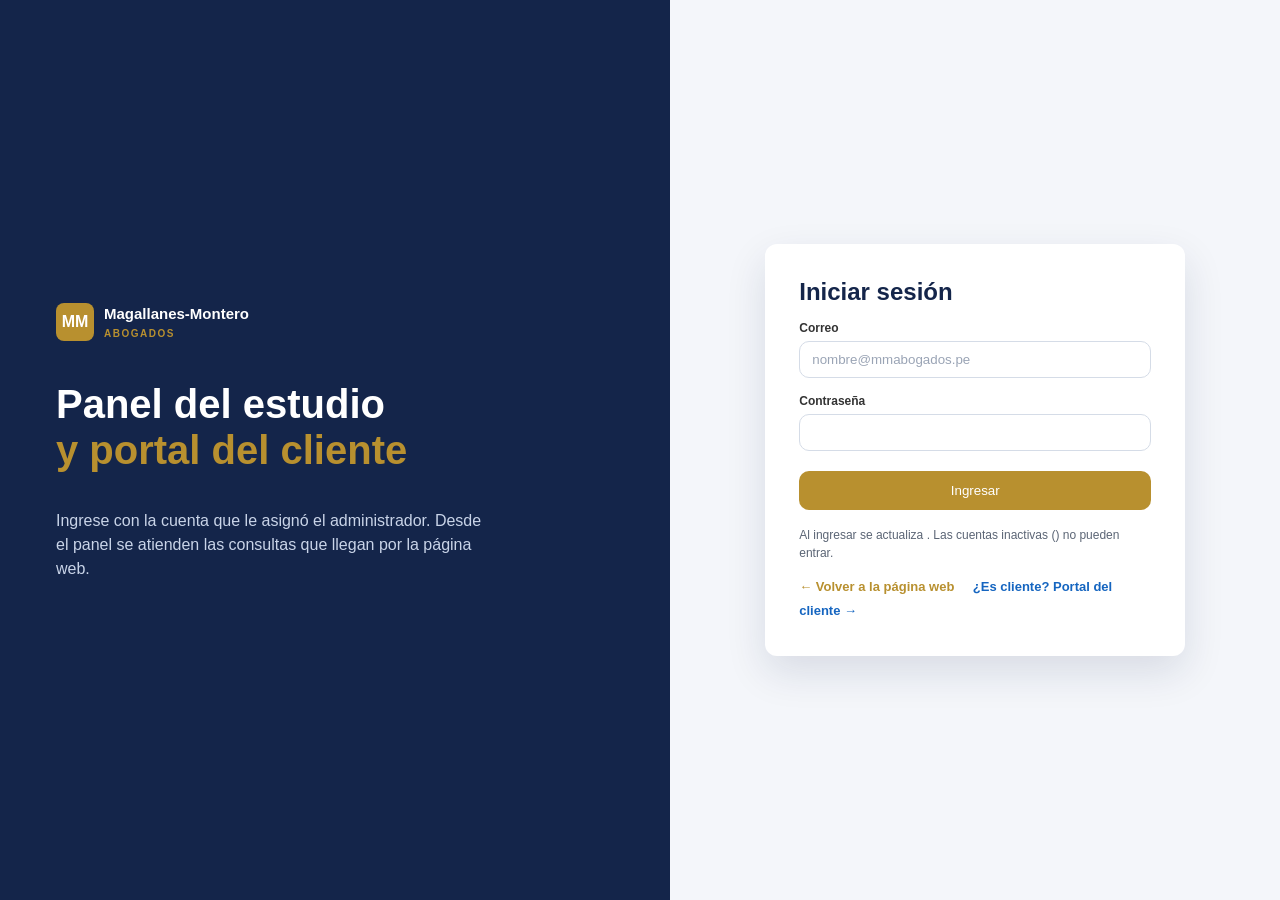
<file: 8_Web_Landing_Panel/magallanes-web/src/main/resources/static/panel/login.html>
<!DOCTYPE html>
<html lang="es">
<head>
  <meta charset="UTF-8"><meta name="viewport" content="width=device-width, initial-scale=1">
  <title>Panel del estudio · Iniciar sesión</title>
  <link rel="stylesheet" href="../css/estilos.css"><link rel="stylesheet" href="../css/panel.css">
  <script src="../js/bd.js"></script>
</head>
<body class="panel">
<div class="login-fondo">
  <section class="login-izq">
    <a class="logo" href="../index.html"><span class="logo-mm">MM</span><span><b>Magallanes-Montero</b><small>ABOGADOS</small></span></a>
    <h1 style="margin-top:40px">Panel del estudio<br><span style="color:var(--gold)">y portal del cliente</span></h1>
    <p>Ingrese con la cuenta que le asignó el administrador. Desde el panel se atienden las consultas que llegan por la página web.</p>
  </section>
  <section class="login-der">
    <form class="login-caja" id="form-login" novalidate>
      <h2>Iniciar sesión</h2>
      <small class="solo-tec" style="color:var(--muted)">W02 · se valida contra la tabla USUARIO</small>
      <div class="campo"><label for="email">Correo</label><input id="email" type="email" autocomplete="username" placeholder="nombre@mmabogados.pe"><span class="bd">usuario.email</span></div>
      <div class="campo"><label for="contrasena">Contraseña</label><input id="contrasena" type="password" autocomplete="current-password"><span class="bd">usuario.contrasena_hash (BCrypt)</span></div>
      <div class="alerta" id="alerta"></div>
      <button class="btn btn-oro" type="submit" id="btn">Ingresar</button>
      <p style="font-size:12px;color:var(--muted);margin-top:16px">Al ingresar se actualiza <span class="bd">usuario.ultimo_acceso</span>. Las cuentas inactivas (<span class="bd">usuario.activo = 0</span>) no pueden entrar.</p>
      <a href="../index.html" style="font-size:13px;color:var(--gold);font-weight:700">← Volver a la página web</a>
      <a href="../portal/index.html" style="font-size:13px;color:var(--azul);font-weight:700;margin-left:14px">¿Es cliente? Portal del cliente →</a>
      <div class="cuentas-prueba bd-bloque">
        <b>Cuentas de prueba por rol</b> <small>(clic para llenar)</small>
        <button type="button" data-u="gabriela.montero@mmabogados.pe" data-c="Gerencia2026!">Gerencia · Gabriela Montero</button>
        <button type="button" data-u="hector.magallanes@mmabogados.pe" data-c="Abogado2026!">Abogado · Héctor Magallanes</button>
        <button type="button" data-u="karen.paredes@mmabogados.pe" data-c="Secretaria2026!">Secretaría · Karen Paredes</button>
        <button type="button" data-u="miguel.rojas@mmabogados.pe" data-c="Practicante2026!">Practicante · Miguel Rojas</button>
        <span class="bd">el rol sale de empleado.cargo · sql/05_roles_contrasenas_de_prueba.sql</span>
      </div>
    </form>
  </section>
</div>
<script>
const $ = (id) => document.getElementById(id);
document.querySelectorAll(".cuentas-prueba button").forEach((b) => b.addEventListener("click", () => { $("email").value = b.dataset.u; $("contrasena").value = b.dataset.c; }));
$("form-login").addEventListener("submit", async (e) => {
  e.preventDefault();
  const a = $("alerta"); a.className = "alerta";
  const b = $("btn"); b.disabled = true; b.textContent = "Validando…";
  try {
    const r = await fetch("../api/auth/login", { method: "POST", headers: { "Content-Type": "application/json" },
      body: JSON.stringify({ email: $("email").value.trim(), contrasena: $("contrasena").value }) });
    const d = await r.json().catch(() => ({}));
    if (!r.ok) throw new Error(d.error || "No se pudo iniciar sesión");
    location.href = "inicio.html";
  } catch (err) {
    a.className = "alerta mal"; a.textContent = err.message;
    b.disabled = false; b.textContent = "Ingresar";
  }
});
</script>
</body>
</html>
</file>
<file: 8_Web_Landing_Panel/magallanes-web/src/main/resources/static/css/estilos.css>
/* ==========================================================
   Magallanes-Montero Abogados · azul marino y dorado
   ========================================================== */
:root {
  --navy: #14254A; --navy-2: #1F3864; --navy-3: #2C4A7C;
  --gold: #B8902F; --gold-2: #9E7A25; --gold-claro: #F3E3B8;
  --crema: #F6F1E7; --fondo: #F4F6FA; --texto: #1E2433; --muted: #5B6575; --linea: #DDE3EC;
  --verde: #2E7D32; --rojo: #C62828; --azul: #1565C0; --morado: #6A1B9A;
  --radio: 12px;
}
* { box-sizing: border-box; }
[hidden] { display: none !important; }
html { scroll-behavior: smooth; }
body { margin: 0; font-family: "Inter", "Segoe UI", Arial, sans-serif; color: var(--texto); background: #fff; line-height: 1.5; }
a { color: inherit; text-decoration: none; }
.contenedor { width: min(1200px, 100% - 32px); margin-inline: auto; }
h1, h2, h3 { line-height: 1.15; margin: 0 0 .5em; }
.etiqueta-seccion { color: var(--gold); font-size: 12px; font-weight: 800; letter-spacing: .12em; text-transform: uppercase; }

/* Etiqueta morada tabla.columna (igual que en Figma) */
.bd { display: inline-block; font: 11px/1.6 Consolas, "Courier New", monospace; color: var(--morado); background: #F1E8FA;
      border-radius: 4px; padding: 0 6px; margin-top: 4px; max-width: 100%; overflow-wrap: anywhere; }
.sin-bd .bd, .sin-bd .bd-bloque, .sin-bd .bd-traza, .sin-bd .solo-tec { display: none !important; }
/* Textos dobles: .solo-tec = versión técnica (códigos P1/T1/W04, tablas) · .solo-cli = versión para el cliente */
html:not(.sin-bd) .solo-cli { display: none !important; }

/* Botones */
.btn { display: inline-flex; align-items: center; justify-content: center; gap: 8px; border: 0; border-radius: 8px; padding: 12px 22px;
       font: 700 14px/1 inherit; cursor: pointer; transition: background .15s, transform .1s; }
.btn:active { transform: translateY(1px); }
.btn-oro { background: var(--gold); color: #fff; }
.btn-oro:hover { background: var(--gold-2); }
.btn-borde { background: transparent; color: var(--gold-claro); border: 1.5px solid var(--gold); }
.btn-borde:hover { background: rgba(184,144,47,.12); }
.btn-navy { background: var(--navy); color: #fff; }
.btn-navy:hover { background: var(--navy-3); }
.btn-sec { background: #fff; color: var(--navy-2); border: 1.5px solid var(--navy-2); }
.btn:disabled { opacity: .55; cursor: not-allowed; }

/* ---------------- Encabezado ---------------- */
.cabecera { background: var(--navy); position: sticky; top: 0; z-index: 20; }
.cabecera .contenedor { display: flex; align-items: center; gap: 24px; height: 72px; }
.logo { display: flex; align-items: center; gap: 10px; color: #fff; }
.logo-mm { width: 38px; height: 38px; border-radius: 8px; background: var(--gold); display: grid; place-items: center; font-weight: 800; color: #fff; }
.logo b { display: block; font-size: 15px; } .logo small { display: block; color: var(--gold); font-size: 10px; letter-spacing: .15em; font-weight: 700; }
.menu { display: flex; gap: 26px; margin-left: auto; }
.menu a { color: #DCE3EE; font-size: 14px; } .menu a:hover { color: #fff; }
.candado { width: 40px; height: 40px; border-radius: 50%; border: 1.5px solid var(--gold); display: grid; place-items: center; position: relative; }
.candado svg { width: 18px; height: 18px; fill: none; stroke: var(--gold); stroke-width: 2; }
.candado:hover { background: rgba(184,144,47,.15); }
.candado .tip { position: absolute; top: 48px; right: 0; background: #fff; color: var(--navy); font-size: 12px; font-weight: 700; padding: 6px 10px;
                border-radius: 6px; white-space: nowrap; box-shadow: 0 4px 14px rgba(0,0,0,.18); opacity: 0; pointer-events: none; transition: .15s; }
.candado:hover .tip { opacity: 1; }

/* ---------------- Hero ---------------- */
.hero { background: var(--navy); color: #fff; padding: 64px 0 80px; }
.hero .contenedor { display: grid; grid-template-columns: 1.35fr 1fr; gap: 48px; align-items: center; }
.hero h1 { font-size: clamp(34px, 5vw, 54px); border-left: 5px solid var(--gold); padding-left: 24px; }
.hero h1 span { color: var(--gold); }
.hero p { color: #C9D4E8; font-size: 17px; max-width: 620px; }
.hero .acciones { display: flex; gap: 14px; margin: 28px 0 36px; flex-wrap: wrap; }
.cifras { display: flex; gap: 48px; border-top: 1px solid #2E4470; padding-top: 22px; flex-wrap: wrap; }
.cifras b { display: block; font-size: 32px; color: var(--gold); } .cifras span { color: #C9D4E8; font-size: 13px; }
.urgencia { background: #fff; color: var(--texto); border-radius: var(--radio); padding: 28px; box-shadow: 0 20px 50px rgba(0,0,0,.25); }
.urgencia h3 { color: var(--navy); font-size: 20px; } .urgencia small { color: var(--muted); }
.urgencia ul { list-style: none; padding: 0; margin: 18px 0 22px; display: grid; gap: 14px; }
.urgencia li { display: flex; gap: 10px; align-items: center; font-size: 14px; }
.urgencia li::before { content: "✓"; width: 22px; height: 22px; border-radius: 50%; background: var(--gold); color: #fff; display: grid; place-items: center; font-size: 12px; flex: none; }
.urgencia .btn { width: 100%; }

/* ---------------- Secciones ---------------- */
.seccion { padding: 72px 0; }
.titulo-centro { text-align: center; margin-bottom: 36px; } .titulo-centro h2 { font-size: 34px; color: var(--navy); }
.grid-areas { display: grid; grid-template-columns: repeat(3, 1fr); gap: 20px; }
.area { border: 1px solid var(--linea); border-top: 4px solid var(--gold); border-radius: var(--radio); padding: 22px; transition: .15s; }
.area:hover { box-shadow: 0 10px 28px rgba(20,37,74,.1); transform: translateY(-2px); }
.area .inicial { width: 36px; height: 36px; border-radius: 50%; background: var(--crema); color: var(--gold); display: grid; place-items: center; font-weight: 800; float: left; margin-right: 12px; }
.area h3 { color: var(--navy); font-size: 18px; margin-top: 6px; } .area p { clear: both; color: var(--muted); font-size: 14px; margin: 14px 0 10px; }
.area a { color: var(--gold); font-weight: 700; font-size: 14px; cursor: pointer; }

.pasos-fondo { background: var(--crema); }
.pasos { display: grid; grid-template-columns: repeat(4, 1fr); gap: 20px; }
.paso .num { width: 46px; height: 46px; border-radius: 50%; background: var(--navy); color: #fff; display: grid; place-items: center; font-weight: 800; margin-bottom: 14px; }
.paso h3 { color: var(--navy); font-size: 18px; margin: 0 0 4px; } .paso p { color: var(--muted); font-size: 14px; margin: 0; }

.grid-socios { display: grid; grid-template-columns: repeat(3, 1fr); gap: 20px; }
.socio { border: 1px solid var(--linea); border-radius: var(--radio); padding: 22px; display: grid; grid-template-columns: 64px 1fr; gap: 14px; align-items: center; }
.socio .av { width: 64px; height: 64px; border-radius: 50%; background: var(--navy); color: var(--gold); display: grid; place-items: center; font-weight: 800; font-size: 20px; }
.socio b { color: var(--navy); } .socio small { color: var(--muted); display: block; }
.socio .col { grid-column: 1 / -1; font-size: 13px; }

/* ---------------- Formulario ---------------- */
.contacto { background: var(--navy); color: #fff; }
.contacto .contenedor { display: grid; grid-template-columns: .85fr 1.15fr; gap: 48px; align-items: start; }
.contacto h2 { font-size: 38px; } .contacto h2 span { color: var(--gold); } .contacto p { color: #C9D4E8; }
.dato { display: flex; gap: 12px; margin: 18px 0; } .dato i { width: 10px; height: 10px; margin-top: 6px; border-radius: 50%; background: var(--gold); box-shadow: 0 0 0 7px #23365F; flex: none; }
.dato small { color: var(--gold); font-weight: 700; display: block; font-size: 12px; } .dato span { color: #fff; font-size: 14px; }
.caja-registro { background: #1C3160; border-radius: 10px; padding: 18px; margin-top: 28px; font-size: 13px; color: #C9D4E8; }
.caja-registro b { color: var(--gold); display: block; margin-bottom: 6px; }
.form-tarjeta { background: #fff; color: var(--texto); border-radius: var(--radio); border-top: 5px solid var(--gold); padding: 28px; box-shadow: 0 20px 50px rgba(0,0,0,.25); }
.form-tarjeta h3 { color: var(--navy); font-size: 20px; margin: 0; } .form-tarjeta > small { color: var(--muted); }
.fila { display: grid; gap: 14px; grid-template-columns: 1fr 1fr; margin-top: 14px; }
.fila.f3 { grid-template-columns: 130px 1fr 1fr; } .fila.f1 { grid-template-columns: 1fr; }
.campo label { display: block; font-size: 12px; font-weight: 700; color: #333; margin-bottom: 4px; }
.campo input, .campo select, .campo textarea { width: 100%; padding: 10px 12px; border: 1.5px solid var(--linea); border-radius: 8px; font: 14px inherit; color: var(--texto); background: #fff; }
.campo textarea { min-height: 92px; resize: vertical; }
.campo input:focus, .campo select:focus, .campo textarea:focus { outline: none; border-color: var(--gold); box-shadow: 0 0 0 3px rgba(184,144,47,.18); }
.campo.error input, .campo.error select, .campo.error textarea { border-color: var(--rojo); }
.campo .msg { color: var(--rojo); font-size: 12px; display: none; } .campo.error .msg { display: block; }
.contador { float: right; color: var(--muted); font-size: 11px; font-weight: 400; }
.radios { display: flex; gap: 18px; font-size: 14px; margin-top: 4px; flex-wrap: wrap; }
.campo .radios label { display: inline-flex; align-items: center; gap: 6px; font-size: 14px; font-weight: 400; color: var(--texto); margin: 0; cursor: pointer; }
.radios input { accent-color: var(--gold); width: 16px; height: 16px; margin: 0; }
.check { display: flex; gap: 10px; align-items: flex-start; font-size: 14px; margin-top: 14px; }
.check input { margin-top: 3px; width: 16px; height: 16px; accent-color: var(--gold); }
.form-tarjeta .btn { width: 100%; margin-top: 18px; padding: 14px; }
.nota-form { text-align: center; color: var(--muted); font-size: 12px; margin-top: 8px; }
.alerta { border-radius: 8px; padding: 12px 14px; margin-top: 14px; font-size: 14px; display: none; }
.alerta.ok { display: block; background: #E8F5E9; color: var(--verde); border: 1px solid #A5D6A7; }
.alerta.mal { display: block; background: #FFEBEE; color: var(--rojo); border: 1px solid #EF9A9A; }
.exito { text-align: center; padding: 18px 0 6px; }
.exito .circulo { width: 64px; height: 64px; border-radius: 50%; background: #E8F5E9; color: var(--verde); display: grid; place-items: center; font-size: 30px; margin: 0 auto 12px; }
.exito h3 { color: var(--navy); }
.traza { text-align: left; background: var(--fondo); border-radius: 8px; padding: 12px 14px; font: 12.5px/1.7 Consolas, monospace; margin: 14px 0; }
.traza b { color: var(--verde); }

/* ---------------- Satisfacción y pie ---------------- */
.satisf { background: var(--crema); border-radius: var(--radio); padding: 26px 32px; display: flex; align-items: center; gap: 28px; flex-wrap: wrap; }
.satisf b { font-size: 40px; color: var(--navy); } .estrellas { color: var(--gold); font-size: 24px; letter-spacing: 3px; }
.satisf p { margin: 0; color: var(--muted); font-size: 14px; flex-basis: 100%; }
.pie { background: var(--navy); color: #C9D4E8; padding: 48px 0 24px; font-size: 14px; }
.pie .contenedor { display: grid; grid-template-columns: 1.5fr 1fr 1fr 1fr auto; gap: 28px; }
.pie h4 { color: var(--gold); margin: 0 0 10px; font-size: 14px; } .pie a { display: block; margin: 6px 0; }
.pie .final { grid-column: 1 / -1; border-top: 1px solid #2E4470; padding-top: 18px; font-size: 12px; color: #8EA2C7; }
.btn-panel { border: 1.5px solid var(--gold); color: var(--gold); border-radius: 8px; padding: 10px 16px; display: inline-flex !important; gap: 8px; align-items: center; font-weight: 700; }
.wsp { position: fixed; right: 22px; bottom: 22px; width: 56px; height: 56px; border-radius: 50%; background: var(--gold); color: #fff; display: grid; place-items: center; font-size: 26px; box-shadow: 0 8px 20px rgba(0,0,0,.25); z-index: 30; }
.toggle-bd { position: fixed; right: 92px; bottom: 26px; z-index: 30; background: #fff; color: var(--morado); border: 2px solid var(--morado); border-radius: 20px; padding: 8px 14px; font: 700 12px/1 "Segoe UI", Arial, sans-serif; cursor: pointer; box-shadow: 0 6px 16px rgba(0,0,0,.18); }
.toggle-bd.activo { background: var(--morado); color: #fff; }
body.panel .toggle-bd { right: 24px; }

@media (max-width: 900px) {
  .hero .contenedor, .contacto .contenedor { grid-template-columns: 1fr; }
  .grid-areas, .grid-socios { grid-template-columns: 1fr 1fr; } .pasos { grid-template-columns: 1fr 1fr; }
  .menu { display: none; } .pie .contenedor { grid-template-columns: 1fr 1fr; }
}
@media (max-width: 560px) { .grid-areas, .grid-socios, .pasos, .fila, .fila.f3 { grid-template-columns: 1fr; } }
</file>
<file: 8_Web_Landing_Panel/magallanes-web/src/main/resources/static/css/panel.css>
/* Panel administrativo (W02, W04, W06) */
body.panel { background: var(--fondo); }
.app { display: grid; grid-template-columns: 250px 1fr; min-height: 100vh; }
.lateral { background: var(--navy-2); color: #DCE3EE; padding: 20px 14px; display: flex; flex-direction: column; gap: 6px; position: sticky; top: 0; height: 100vh; }
.lateral .logo { margin-bottom: 22px; }
.lateral button.item { background: transparent; border: 0; color: #DCE3EE; text-align: left; padding: 10px 12px; border-radius: 8px; font: 14px inherit; cursor: pointer; }
.lateral button.item:hover { background: var(--navy-3); }
.lateral button.item.activo { background: var(--gold); color: #fff; font-weight: 700; }
.lateral .relleno { flex: 1; }
.usuario { border-top: 1px solid #34507F; padding-top: 14px; font-size: 13px; }
.usuario b { color: #fff; display: block; } .usuario small { color: var(--gold); font-weight: 700; }
.usuario button { margin-top: 10px; width: 100%; }
.principal { padding: 26px 30px; min-width: 0; }
.titulo-pantalla h1 { color: var(--navy); font-size: 24px; margin: 0; } .titulo-pantalla p { color: var(--muted); margin: 4px 0 10px; }
.chips { display: flex; gap: 6px; flex-wrap: wrap; align-items: center; font-size: 11px; font-weight: 800; }
.chip { border-radius: 12px; padding: 3px 10px; } .chip.g { background: #E3F2E5; color: var(--verde); } .chip.l { background: #E3EEFB; color: var(--azul); }
.tarjeta { background: #fff; border: 1px solid var(--linea); border-radius: var(--radio); padding: 18px; margin-top: 16px; }
.tarjeta h2 { color: var(--navy); font-size: 16px; margin: 0 0 12px; }
.filtros { display: flex; gap: 12px; flex-wrap: wrap; align-items: end; }
.filtros .campo { min-width: 170px; }
.tabla { width: 100%; border-collapse: collapse; font-size: 13.5px; }
.tabla th { background: var(--navy-2); color: #fff; text-align: left; padding: 9px 10px; font-weight: 700; }
.tabla td { padding: 9px 10px; border-bottom: 1px solid var(--linea); }
.tabla tbody tr { cursor: pointer; } .tabla tbody tr:hover { background: #F7F3E8; } .tabla tbody tr.sel { background: var(--gold-claro); }
.estado { font-size: 11px; font-weight: 800; border-radius: 10px; padding: 2px 8px; white-space: nowrap; }
.e-RECIBIDA, .e-NO_ATENDIDA { background: #FFF3E0; color: #E65100; } .e-AGENDADA, .e-PROGRAMADA { background: #E3EEFB; color: var(--azul); }
.e-CONTRATADA, .e-ATENDIDA, .e-ENVIADA { background: #E3F2E5; color: var(--verde); } .e-CON_CONFLICTO, .e-RECHAZADA, .e-FALLIDA { background: #FFEBEE; color: var(--rojo); }
.e-PROPUESTA, .e-PENDIENTE { background: #F1E8FA; color: var(--morado); }
.urg { color: var(--rojo); font-weight: 800; }
.landing-tag { background: var(--gold-claro); color: var(--gold-2); font-size: 11px; font-weight: 800; border-radius: 10px; padding: 2px 8px; }
.dos-col { display: grid; grid-template-columns: 1.15fr 1fr; gap: 18px; align-items: start; }
.detalle dl { display: grid; grid-template-columns: 140px 1fr; gap: 6px 12px; margin: 0; font-size: 14px; }
.detalle dt { color: var(--muted); font-weight: 700; font-size: 12px; } .detalle dd { margin: 0; }
.aviso { border-radius: 8px; padding: 10px 12px; font-size: 13px; margin-top: 12px; }
.aviso.amarillo { background: #FFF8E1; color: #8D6E00; border: 1px solid #FFE082; } .aviso.verde { background: #E8F5E9; color: var(--verde); border: 1px solid #A5D6A7; }
.aviso.rojo { background: #FFEBEE; color: var(--rojo); border: 1px solid #EF9A9A; }
.horas { display: grid; grid-template-columns: repeat(4, 1fr); gap: 8px; margin-top: 6px; }
.horas button { border: 1.5px solid var(--linea); background: #fff; border-radius: 8px; padding: 9px 0; font: 700 13px inherit; cursor: pointer; }
.horas button:hover:not(:disabled) { border-color: var(--gold); }
.horas button.sel { background: var(--navy); border-color: var(--navy); color: #fff; }
.horas button:disabled { background: #F2F2F2; color: #AAA; text-decoration: line-through; cursor: not-allowed; }
.vacio { color: var(--muted); text-align: center; padding: 30px; }
.mini { font-size: 12.5px; } .mini td, .mini th { padding: 6px 8px; }
/* Login */
.login-fondo { min-height: 100vh; display: grid; grid-template-columns: 1.1fr 1fr; }
.login-izq { background: var(--navy); color: #fff; padding: 56px; display: flex; flex-direction: column; justify-content: center; }
.login-izq h1 { font-size: 40px; } .login-izq p { color: #C9D4E8; max-width: 440px; }
.login-der { display: grid; place-items: center; padding: 32px; background: var(--fondo); }
.login-caja { background: #fff; border-radius: var(--radio); padding: 34px; width: min(420px, 100%); box-shadow: 0 16px 40px rgba(20,37,74,.12); }
.login-caja h2 { color: var(--navy); margin-bottom: 4px; } .login-caja .campo { margin-top: 14px; } .login-caja .btn { width: 100%; margin-top: 20px; }
@media (max-width: 1000px) { .dos-col { grid-template-columns: 1fr; } }
@media (max-width: 800px) { .app { grid-template-columns: 1fr; } .lateral { position: static; height: auto; } .login-fondo { grid-template-columns: 1fr; } }

/* ---------------- W03 · Dashboard gerencial ---------------- */
.lateral a.item { display: block; color: #DCE3EE; padding: 10px 12px; border-radius: 8px; font-size: 14px; }
.lateral a.item:hover { background: var(--navy-3); }
.lateral a.item.activo { background: var(--gold); color: #fff; font-weight: 700; }
.lateral .grupo { color: #8EA2C7; font-size: 11px; font-weight: 800; letter-spacing: .08em; margin: 12px 12px 2px; text-transform: uppercase; }
.kpis { display: grid; grid-template-columns: repeat(6, 1fr); gap: 14px; margin-top: 16px; }
.kpi { background: #fff; border: 1px solid var(--linea); border-radius: var(--radio); padding: 16px; border-top: 4px solid var(--gold); }
.kpi small { color: var(--muted); font-weight: 700; font-size: 12px; display: block; }
.kpi b { display: block; font-size: 24px; color: var(--navy); margin: 6px 0 2px; white-space: nowrap; }
.kpi .det { font-size: 12px; color: var(--muted); }
.kpi.verde { border-top-color: var(--verde); } .kpi.verde b { color: var(--verde); }
.kpi.rojo { border-top-color: var(--rojo); } .kpi.rojo b { color: var(--rojo); }
.grid-2 { display: grid; grid-template-columns: 1fr 1fr; gap: 16px; }
.grafico { position: relative; height: 280px; }
.origen { margin-top: 8px; font-size: 12px; color: var(--muted); }
.alertas { display: grid; grid-template-columns: repeat(4, 1fr); gap: 14px; margin-top: 16px; }
.alerta-kpi { background: #fff; border: 1px solid var(--linea); border-radius: var(--radio); padding: 14px 16px; display: flex; gap: 12px; align-items: center; }
.alerta-kpi .num { font-size: 28px; font-weight: 800; min-width: 44px; text-align: center; }
.alerta-kpi small { color: var(--muted); display: block; font-size: 12px; }
.dias-neg { color: var(--rojo); font-weight: 800; } .dias-ok { color: #E65100; font-weight: 800; }
@media (max-width: 1300px) { .kpis { grid-template-columns: repeat(3, 1fr); } .alertas { grid-template-columns: repeat(2, 1fr); } }
@media (max-width: 900px) { .grid-2 { grid-template-columns: 1fr; } .kpis { grid-template-columns: 1fr 1fr; } }

/* ---------------- W08 · Contrato y cronograma de cuotas ---------------- */
.paso { display: inline-grid; place-items: center; width: 24px; height: 24px; border-radius: 50%; background: var(--gold); color: #fff; font-size: 13px; margin-right: 6px; }
.check { display: flex; gap: 8px; align-items: center; flex-wrap: wrap; font-size: 14px; cursor: pointer; }
.check input { width: 16px; height: 16px; accent-color: var(--navy-2); }
.generador { grid-template-columns: 110px 1fr auto auto; align-items: end; margin-top: 0; margin-bottom: 10px; }
.cronograma th .bd { display: block; color: #E9D7F7; background: transparent; padding: 0; margin: 0; font-weight: 400; }
.cronograma td { padding: 4px 6px; }
.cronograma input, .cronograma select { width: 100%; padding: 6px 8px; border: 1.5px solid var(--linea); border-radius: 6px; font: 13px inherit; }
.cronograma tbody tr { cursor: default; } .cronograma tbody tr:hover { background: transparent; }
.cronograma .quitar { background: none; border: 0; color: var(--rojo); font-size: 18px; cursor: pointer; }
.suma { margin-top: 10px; padding: 8px 12px; border-radius: 8px; font-weight: 700; font-size: 14px; }
.suma.ok { background: #E8F5E9; color: var(--verde); } .suma.mal { background: #FFEBEE; color: var(--rojo); }
.acciones { display: flex; gap: 12px; align-items: center; flex-wrap: wrap; margin-top: 16px; }
.fila-bd { margin-top: 8px; }
.sql-ssms { margin-top: 14px; font-size: 13px; }
.sql-ssms pre { background: var(--navy); color: #E3EAF6; border-radius: 8px; padding: 12px 14px; font: 12.5px/1.6 Consolas, monospace; overflow-x: auto; margin: 6px 0 0; }
.e-ACEPTADA, .e-PAGADA { background: #E3F2E5; color: var(--verde); } .e-EN_NEGOCIACION, .e-PAGADA_PARCIAL { background: #FFF3E0; color: #E65100; }
.e-VENCIDA { background: #FFEBEE; color: var(--rojo); }
@media (max-width: 700px) { .generador { grid-template-columns: 1fr 1fr; } }
.cronograma th .bd { white-space: nowrap; font-size: 10px; }
.cronograma td:nth-child(2) { min-width: 128px; } .cronograma td:nth-child(3) { min-width: 100px; } .cronograma td:nth-child(4) { min-width: 140px; }

/* ---------------- Filtro por periodo del dashboard ---------------- */
.filtro-periodo { display: flex; flex-wrap: wrap; gap: 12px 18px; align-items: center; padding: 12px 16px; }
.filtro-periodo .rapidos { display: flex; flex-wrap: wrap; gap: 6px; }
.filtro-periodo .rapidos button { border: 1.5px solid var(--linea); background: #fff; border-radius: 18px; padding: 6px 12px; font: 600 13px inherit; color: var(--navy-2); cursor: pointer; }
.filtro-periodo .rapidos button:hover { border-color: var(--gold); }
.filtro-periodo .rapidos button.activo { background: var(--navy-2); border-color: var(--navy-2); color: #fff; }
.filtro-periodo .rango { display: flex; gap: 8px; align-items: center; flex-wrap: wrap; font-size: 13px; color: var(--muted); }
.filtro-periodo .rango input { padding: 6px 8px; border: 1.5px solid var(--linea); border-radius: 8px; font: 13px inherit; margin-left: 4px; }
.filtro-periodo .periodo-txt { flex-basis: 100%; font-size: 13px; color: var(--navy); }
.etq-p, .etq-h { font-style: normal; font-size: 10px; font-weight: 800; border-radius: 8px; padding: 1px 6px; margin-left: 4px; text-transform: uppercase; }
.etq-p { background: #E3EEFB; color: var(--azul); } .etq-h { background: #FFF3E0; color: #E65100; }
.nota-hoy { font-size: 12.5px; color: var(--muted); margin: 14px 0 0; }

/* ---------------- Módulos W09 / T3 / T4 ---------------- */
.mongo-ok { color: var(--verde); font-weight: 700; font-size: 12px; } .mongo-off { color: #E65100; font-weight: 700; font-size: 12px; }
.chip.m { background: #E8F5E9; color: #1B5E20; border: 1px dashed #43A047; }
.caja-mongo { border: 1.5px dashed #43A047; background: #F6FBF6; border-radius: 10px; padding: 12px 14px; margin-top: 12px; }
.caja-mongo h3 { margin: 0 0 6px; font-size: 14px; color: #1B5E20; }
.pestanas { display: flex; gap: 6px; flex-wrap: wrap; margin-top: 14px; }
.pestanas button { border: 1.5px solid var(--linea); background: #fff; border-radius: 8px 8px 0 0; padding: 8px 14px; font: 700 13px inherit; color: var(--navy-2); cursor: pointer; }
.pestanas button.activo { background: var(--navy-2); color: #fff; border-color: var(--navy-2); }
.lista-check { max-height: 190px; overflow: auto; border: 1.5px solid var(--linea); border-radius: 8px; padding: 6px 10px; background: #fff; }
.lista-check label { display: flex; gap: 8px; align-items: flex-start; font-size: 13px; padding: 4px 0; cursor: pointer; }
.modal { position: fixed; inset: 0; background: rgba(15, 25, 45, .55); display: grid; place-items: center; z-index: 50; padding: 20px; }
.modal-caja { background: #fff; border-radius: 12px; width: min(820px, 100%); max-height: 85vh; display: flex; flex-direction: column; overflow: hidden; }
.modal-cab { display: flex; justify-content: space-between; align-items: center; padding: 12px 16px; background: #1B5E20; color: #fff; }
.modal-cab button { background: none; border: 0; color: #fff; font-size: 18px; cursor: pointer; }
.modal pre { margin: 0; padding: 14px 16px; overflow: auto; font: 12.5px/1.55 Consolas, monospace; background: #0F1B2D; color: #D6E4F5; }
.btn-mini { padding: 4px 9px; font-size: 12px; border-radius: 6px; }
.estrellas button { font-size: 26px; background: none; border: 0; cursor: pointer; color: #C9CED6; padding: 0 2px; }
.estrellas button.on { color: var(--gold); }
.nps-escala { display: grid; grid-template-columns: repeat(11, 1fr); gap: 4px; }
.nps-escala button { border: 1.5px solid var(--linea); background: #fff; border-radius: 6px; padding: 6px 0; font: 700 13px inherit; cursor: pointer; }
.nps-escala button.on { background: var(--navy-2); color: #fff; border-color: var(--navy-2); }
.e-ACTIVO, .e-EMITIDO, .e-BORRADOR { background: #E3EEFB; color: var(--azul); } .e-CERRADO, .e-PRESENTADO, .e-PAGADO, .e-CUMPLIDO { background: #E3F2E5; color: var(--verde); }
.e-PAGADO_PARCIAL { background: #FFF3E0; color: #E65100; } .e-VENCIDO { background: #FFEBEE; color: var(--rojo); }

/* =====================================================================
   PANEL v2 · estilo moderno (menú con íconos, barra superior, tarjetas suaves, inicio por rol)
   ===================================================================== */
body.panel { background: #F3F5F9; font-family: "Inter", "Segoe UI", Arial, sans-serif; }
.app { grid-template-columns: 264px 1fr; }
.lateral { background: linear-gradient(180deg, #13223F 0%, #182B52 100%); padding: 18px 12px; gap: 2px; overflow-y: auto; box-shadow: 2px 0 18px rgba(10, 20, 40, .12); z-index: 40; }
.lateral .logo { padding: 4px 8px 18px; margin-bottom: 8px; border-bottom: 1px solid rgba(255,255,255,.07); }
.lateral .grupo { color: #7F93B8; font-size: 10.5px; letter-spacing: .12em; margin: 16px 12px 4px; }
.lateral a.item { display: flex; align-items: center; gap: 11px; padding: 9px 12px; border-radius: 10px; font-size: 13.5px; color: #C9D4E8; transition: background .15s, color .15s; position: relative; }
.lateral a.item:hover { background: rgba(255,255,255,.06); color: #fff; }
.lateral a.item.activo { background: rgba(184,144,47,.16); color: #fff; font-weight: 600; }
.lateral a.item.activo::before { content: ""; position: absolute; left: -12px; top: 8px; bottom: 8px; width: 4px; border-radius: 0 4px 4px 0; background: var(--gold); }
.lateral a.item.activo .ico { stroke: var(--gold); }
.ico { width: 18px; height: 18px; flex: none; fill: none; stroke: currentColor; stroke-width: 1.8; stroke-linecap: round; stroke-linejoin: round; }
.usuario { display: flex; align-items: center; gap: 10px; border-top: 1px solid rgba(255,255,255,.08); padding: 14px 6px 4px; }
.usuario .avatar { width: 38px; height: 38px; border-radius: 50%; background: var(--gold); color: #fff; display: grid; place-items: center; font-weight: 800; font-size: 14px; flex: none; }
.usuario .u-txt { min-width: 0; flex: 1; } .usuario b { font-size: 13px; white-space: nowrap; overflow: hidden; text-overflow: ellipsis; }
.usuario small { color: var(--gold); font-size: 11.5px; font-weight: 700; }
.btn-salir { background: rgba(255,255,255,.06); border: 0; border-radius: 8px; width: 34px !important; height: 34px; display: grid; place-items: center; color: #C9D4E8; cursor: pointer; flex: none; margin: 0 !important; }
.btn-salir:hover { background: #C62828; color: #fff; }
.principal { padding: 0 30px 40px; }
.barra-sup { position: sticky; top: 0; z-index: 30; display: flex; align-items: center; gap: 16px; margin: 0 -30px 18px; padding: 12px 30px;
  background: rgba(243,245,249,.86); backdrop-filter: blur(10px); border-bottom: 1px solid #E3E8F0; }
.barra-sup .ruta { font-size: 13px; color: var(--muted); white-space: nowrap; overflow: hidden; text-overflow: ellipsis; }
.barra-sup .ruta span { margin: 0 4px; color: #A9B3C4; } .barra-sup .ruta b { color: var(--navy); font-weight: 700; }
.buscador { margin-left: auto; display: flex; align-items: center; gap: 8px; background: #fff; border: 1px solid #DCE2EC; border-radius: 10px; padding: 0 12px; width: min(320px, 34vw); }
.buscador:focus-within { border-color: var(--gold); box-shadow: 0 0 0 3px rgba(184,144,47,.15); }
.buscador .ico { color: #8C97A9; width: 16px; height: 16px; }
.buscador input { border: 0; outline: 0; background: transparent; padding: 9px 0; font: 13.5px inherit; width: 100%; }
.barra-sup .hoy { font-size: 12.5px; color: var(--muted); text-transform: capitalize; white-space: nowrap; }
.rol-chip { font-size: 11px; font-weight: 800; letter-spacing: .04em; border-radius: 20px; padding: 5px 12px; background: #E3EEFB; color: var(--azul); white-space: nowrap; }
.rol-chip[data-rol="ADMINISTRADOR"] { background: #F3E3B8; color: #7A5B12; } .rol-chip[data-rol="SECRETARIA"] { background: #E3F2E5; color: var(--verde); }
.rol-chip[data-rol="PRACTICANTE"] { background: #F1E8FA; color: var(--morado); }
.hamb { display: none; background: #fff; border: 1px solid #DCE2EC; border-radius: 8px; width: 38px; height: 38px; place-items: center; cursor: pointer; color: var(--navy); }
.titulo-pantalla h1 { font-size: 26px; letter-spacing: -.01em; }
.tarjeta { border: 1px solid #E6EAF1; border-radius: 14px; box-shadow: 0 1px 2px rgba(16,24,40,.04), 0 6px 18px rgba(16,24,40,.04); }
.tabla { border-collapse: separate; border-spacing: 0; }
.tabla th { background: #F4F6FA; color: #51607A; font-size: 11.5px; text-transform: uppercase; letter-spacing: .05em; border-bottom: 1px solid #E3E8F0; }
.tabla th:first-child { border-top-left-radius: 10px; } .tabla th:last-child { border-top-right-radius: 10px; }
.tabla td { border-bottom: 1px solid #EEF1F6; }
.tabla tbody tr:hover { background: #FAF7EE; }
.estado { border-radius: 20px; padding: 3px 10px; letter-spacing: .02em; }
.btn { border-radius: 10px; }
.btn-sec { border: 1px solid #CBD3E1; color: var(--navy-2); } .btn-sec:hover { border-color: var(--navy-2); background: #F7F9FC; }
.pestanas { gap: 4px; background: #E8ECF3; padding: 4px; border-radius: 12px; width: fit-content; }
.pestanas button { border: 0; border-radius: 9px; background: transparent; color: #51607A; padding: 8px 16px; }
.pestanas button.activo { background: #fff; color: var(--navy); box-shadow: 0 1px 4px rgba(16,24,40,.12); }
.campo input, .campo select, .campo textarea { border: 1px solid #D5DCE7; border-radius: 10px; }
.kpi { border-radius: 14px; border-top-width: 0; border-left: 4px solid var(--gold); box-shadow: 0 1px 2px rgba(16,24,40,.04); }
.kpi.verde { border-left-color: var(--verde); } .kpi.rojo { border-left-color: var(--rojo); }

/* ---- Inicio por rol */
.bienvenida { display: flex; justify-content: space-between; align-items: flex-end; gap: 20px; flex-wrap: wrap;
  background: linear-gradient(120deg, #14254A 0%, #22396A 60%, #2C4A7C 100%); color: #fff; border-radius: 18px; padding: 28px 30px; position: relative; overflow: hidden; }
.bienvenida::after { content: ""; position: absolute; right: -60px; top: -60px; width: 240px; height: 240px; border-radius: 50%; border: 40px solid rgba(184,144,47,.14); }
.bienvenida .saludo { color: var(--gold); font-weight: 700; font-size: 13px; letter-spacing: .08em; text-transform: uppercase; }
.bienvenida h1 { font-size: 30px; margin: 4px 0; } .bienvenida p { color: #C9D4E8; margin: 0; }
.accesos { display: flex; gap: 8px; flex-wrap: wrap; position: relative; z-index: 1; }
.accesos .btn { background: rgba(255,255,255,.1); color: #fff; border: 1px solid rgba(255,255,255,.25); padding: 10px 16px; }
.accesos .btn:hover { background: var(--gold); border-color: var(--gold); }
.kpis-inicio { display: grid; grid-template-columns: repeat(4, 1fr); gap: 14px; margin-top: 18px; }
.kpi-i { display: flex; gap: 14px; align-items: center; background: #fff; border: 1px solid #E6EAF1; border-radius: 14px; padding: 16px 18px; transition: transform .15s, box-shadow .15s; }
.kpi-i:hover { transform: translateY(-2px); box-shadow: 0 10px 24px rgba(16,24,40,.08); }
.kpi-i .ico-c { width: 46px; height: 46px; border-radius: 12px; display: grid; place-items: center; flex: none; }
.kpi-i .ico-c svg { width: 22px; height: 22px; fill: none; stroke: currentColor; stroke-width: 1.9; stroke-linecap: round; stroke-linejoin: round; }
.kpi-i small { display: block; color: var(--muted); font-size: 12.5px; font-weight: 600; } .kpi-i b { display: block; font-size: 24px; color: var(--navy); line-height: 1.2; }
.kpi-i em { font-style: normal; font-size: 12px; color: var(--muted); }
.t-oro .ico-c { background: #FBF3DE; color: var(--gold-2); } .t-azul .ico-c { background: #E3EEFB; color: var(--azul); }
.t-rojo .ico-c { background: #FFEBEE; color: var(--rojo); } .t-verde .ico-c { background: #E3F2E5; color: var(--verde); }
.listas-inicio { display: grid; grid-template-columns: 1fr 1fr; gap: 16px; }
.cab-tarjeta { display: flex; justify-content: space-between; align-items: center; margin-bottom: 10px; }
.cab-tarjeta h2 { margin: 0; } .cab-tarjeta a { color: var(--gold-2); font-weight: 700; font-size: 13px; }
.est-txt { color: var(--gold); letter-spacing: 1px; }
.sin-acceso { text-align: center; background: #fff; border: 1px solid #E6EAF1; border-radius: 18px; padding: 60px 30px; margin-top: 30px; }
.sin-acceso .candado-g { font-size: 44px; } .sin-acceso h1 { color: var(--navy); font-size: 24px; } .sin-acceso p { color: var(--muted); }

/* ---- Resultados de encuestas */
.enc-resumen { display: grid; grid-template-columns: 220px 1fr 1fr; gap: 16px; align-items: stretch; }
.enc-caja { background: #fff; border: 1px solid #E6EAF1; border-radius: 14px; padding: 18px; }
.enc-caja small { color: var(--muted); font-weight: 700; font-size: 12px; text-transform: uppercase; letter-spacing: .05em; }
.enc-prom { text-align: center; } .enc-prom b { display: block; font-size: 46px; color: var(--navy); line-height: 1.1; margin-top: 6px; }
.enc-prom .est-txt { font-size: 22px; } .enc-prom em { display: block; font-style: normal; font-size: 12px; color: var(--muted); }
.barra-est { display: grid; grid-template-columns: 34px 1fr 30px; gap: 8px; align-items: center; font-size: 12.5px; margin-top: 8px; }
.barra-est i { display: block; height: 8px; border-radius: 6px; background: #EEF1F6; overflow: hidden; } .barra-est i span { display: block; height: 100%; background: var(--gold); border-radius: 6px; }
.nps-num { font-size: 40px; font-weight: 800; color: var(--navy); margin: 4px 0; }
.nps-barra { display: flex; height: 12px; border-radius: 8px; overflow: hidden; background: #EEF1F6; margin: 8px 0; }
.nps-barra .p { background: #2E7D32; } .nps-barra .n { background: #F9A825; } .nps-barra .d { background: #C62828; }
.nps-ley { display: flex; gap: 14px; font-size: 12px; color: var(--muted); flex-wrap: wrap; } .nps-ley i { display: inline-block; width: 9px; height: 9px; border-radius: 50%; margin-right: 5px; }
.comentarios { display: grid; grid-template-columns: repeat(auto-fill, minmax(280px, 1fr)); gap: 14px; margin-top: 14px; }
.comentario { background: #fff; border: 1px solid #E6EAF1; border-radius: 14px; padding: 16px 18px; display: flex; flex-direction: column; gap: 8px; position: relative; }
.comentario::before { content: "“"; position: absolute; right: 16px; top: 2px; font: 700 54px/1 Georgia, serif; color: #F0E3C1; }
.comentario p { margin: 0; color: var(--texto); font-size: 14px; line-height: 1.55; }
.comentario .quien { display: flex; align-items: center; gap: 10px; margin-top: auto; }
.comentario .av { width: 34px; height: 34px; border-radius: 50%; background: var(--navy-2); color: #fff; display: grid; place-items: center; font-weight: 800; font-size: 12px; flex: none; }
.comentario .quien b { display: block; font-size: 13px; color: var(--navy); } .comentario .quien small { color: var(--muted); font-size: 12px; }
.pub-si { font-size: 10.5px; font-weight: 800; background: #E3F2E5; color: var(--verde); border-radius: 10px; padding: 2px 8px; }
.pub-no { font-size: 10.5px; font-weight: 800; background: #EEF1F6; color: #6B778C; border-radius: 10px; padding: 2px 8px; }
.permiso-pub { background: #FAF7EE; border: 1px solid #EFE2BE; border-radius: 12px; padding: 14px 16px; margin-top: 16px; }
.permiso-pub .radios { margin-top: 8px; }

@media (max-width: 1200px) { .kpis-inicio { grid-template-columns: repeat(2, 1fr); } .enc-resumen { grid-template-columns: 1fr 1fr; } }
@media (max-width: 900px) {
  .app { grid-template-columns: 1fr; }
  .lateral { position: fixed; inset: 0 auto 0 0; width: 270px; height: 100vh; transform: translateX(-100%); transition: transform .25s; }
  body.menu-abierto .lateral { transform: none; }
  .hamb { display: grid; } .barra-sup .hoy { display: none; } .principal { padding: 0 16px 30px; } .barra-sup { margin: 0 -16px 14px; padding: 10px 16px; }
  .listas-inicio, .enc-resumen { grid-template-columns: 1fr; }
}
@media (max-width: 560px) { .kpis-inicio { grid-template-columns: 1fr; } .buscador { width: 100%; } .barra-sup { flex-wrap: wrap; } }
.pestanas ~ form.tarjeta, .pestanas ~ section.tarjeta { margin-top: 12px !important; border-radius: 14px !important; }
.accesos .btn { font-size: 13.5px; font-weight: 600; }
.barra-sup .ruta b, .barra-sup .ruta b span { color: var(--navy); margin: 0; }
.cuentas-prueba { margin-top: 18px; border-top: 1px dashed #D9DFEA; padding-top: 14px; display: grid; gap: 6px; font-size: 13px; }
.cuentas-prueba small { color: var(--muted); }
.cuentas-prueba button { text-align: left; background: #F6F8FB; border: 1px solid #E3E8F0; border-radius: 8px; padding: 7px 10px; font: 600 12.5px "Inter", "Segoe UI", sans-serif; color: var(--navy-2); cursor: pointer; }
.cuentas-prueba button:hover { border-color: var(--gold); background: #FBF6EA; }
/* ---- Ayudas al escribir (js/ayudas.js) */
.ayuda { display: flex; justify-content: space-between; gap: 10px; font-size: 11.5px; color: #6B778C; margin-top: 4px; line-height: 1.4; }
.ayuda .contador { white-space: nowrap; font-variant-numeric: tabular-nums; }
.ayuda .contador.lleno { color: var(--rojo); font-weight: 700; }
.sugerencias { display: flex; flex-wrap: wrap; gap: 5px; align-items: center; margin-top: 6px; }
.sugerencias small { color: #6B778C; font-size: 11px; margin-right: 2px; }
.sugerencias button { border: 1px solid #DCE2EC; background: #F7F9FC; color: var(--navy-2); border-radius: 14px; padding: 3px 9px; font: 500 11.5px "Inter", "Segoe UI", sans-serif; cursor: pointer; }
.sugerencias button:hover { border-color: var(--gold); background: #FBF6EA; }
input::placeholder, textarea::placeholder { color: #9AA4B5; }

/* ---------------- Campana de avisos (barra superior) ---------------- */
.campana-zona { position: relative; }
.campana { position: relative; width: 38px; height: 38px; display: grid; place-items: center; border-radius: 10px; border: 1px solid #DCE2EC; background: #fff; color: var(--navy); cursor: pointer; }
.campana:hover { border-color: var(--gold); }
.campana .ico { width: 19px; height: 19px; }
.campana-n { position: absolute; top: -6px; right: -6px; min-width: 19px; height: 19px; border-radius: 10px; background: var(--rojo); color: #fff; font: 800 11px/19px inherit; text-align: center; padding: 0 5px; }
.avisos-panel { position: absolute; right: 0; top: 46px; width: min(380px, calc(100vw - 24px)); max-height: 70vh; overflow-y: auto; background: #fff; border: 1px solid var(--linea);
  border-radius: 14px; box-shadow: 0 18px 40px rgba(16,24,40,.18); z-index: 60; }
.avisos-cab { position: sticky; top: 0; background: #fff; padding: 12px 14px; border-bottom: 1px solid var(--linea); display: flex; justify-content: space-between; align-items: center; gap: 8px; }
.aviso-it { display: grid; grid-template-columns: 28px 1fr; gap: 10px; padding: 11px 14px; border-bottom: 1px solid #F0F2F6; font-size: 13px; }
.aviso-it b { display: block; font-weight: 600; color: var(--texto); line-height: 1.35; } .aviso-it small { color: var(--muted); font-size: 11.5px; }
.aviso-it.nuevo { background: #FFFBEF; } .aviso-it.nuevo b { font-weight: 800; }
.aviso-it.urgente { background: #FFF5F5; } .aviso-it.urgente b { color: var(--rojo); }
@media (max-width: 560px) { .avisos-panel { position: fixed; left: 12px; right: 12px; top: 64px; width: auto; } }
</file>
